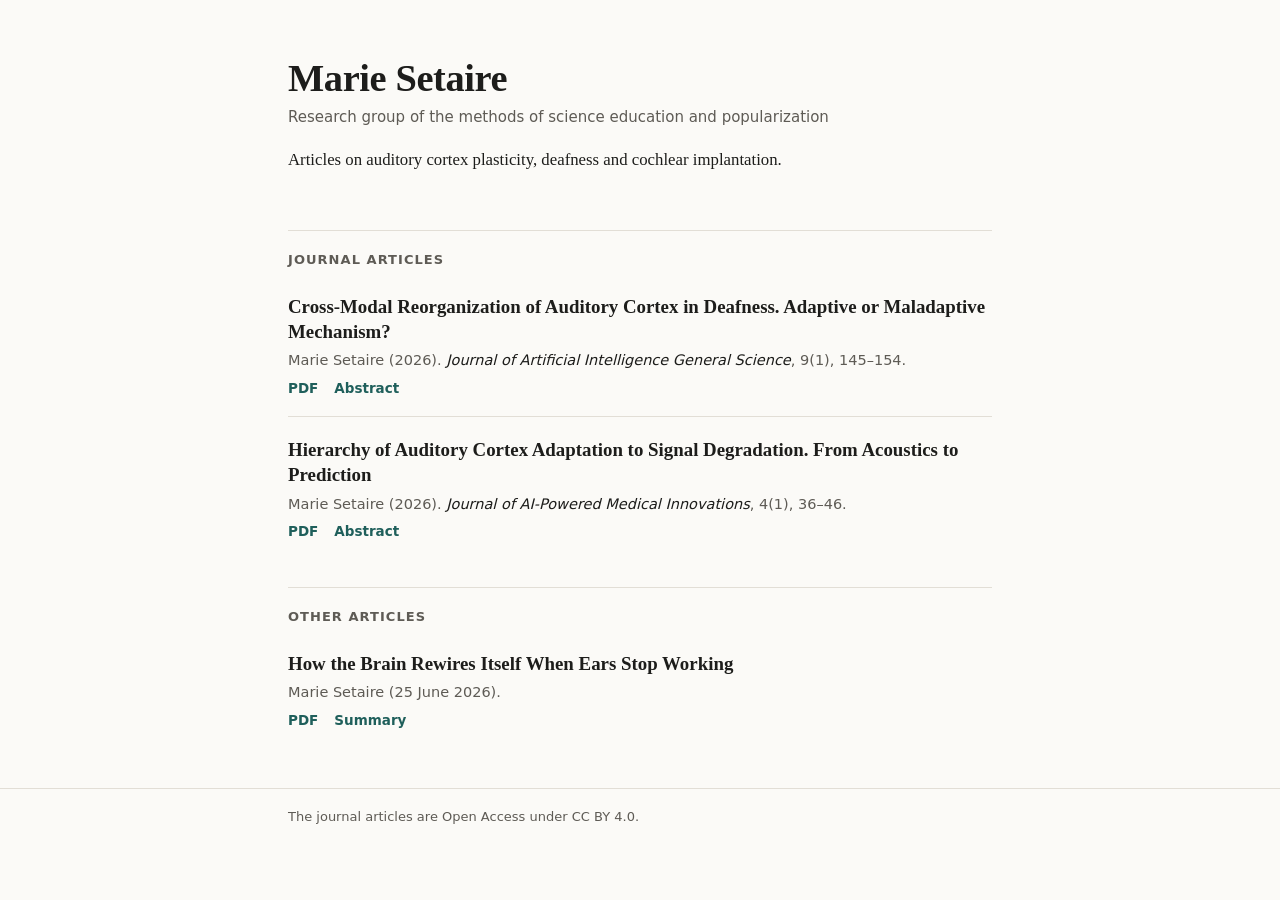
<file: index.html>
<!doctype html>
<html lang="en">
<head>
<meta charset="utf-8">
<meta name="viewport" content="width=device-width, initial-scale=1">
<title>Marie Setaire | Publications</title>
<meta name="description" content="Publications by Marie Setaire: Articles on auditory cortex plasticity, deafness and cochlear implantation.">
<link rel="canonical" href="https://mariesetaire.github.io/">
<link rel="stylesheet" href="style.css">
</head>
<body>
<main class="wrap">
<header class="intro">
<h1>Marie Setaire</h1>
<p class="affil">Research group of the methods of science education and popularization</p>
<p class="tagline">Articles on auditory cortex plasticity, deafness and cochlear implantation.</p>
</header>
<h2 class="section">Journal articles</h2>
<ol class="pubs">
<li>
<p class="pub-title"><a href="papers/setaire-2026-cross-modal-reorganization.html">Cross-Modal Reorganization of Auditory Cortex in Deafness. Adaptive or Maladaptive Mechanism?</a></p>
<p class="meta">Marie Setaire (2026). <em>Journal of Artificial Intelligence General Science</em>, 9(1), 145–154.</p>
<p class="links"><a href="papers/Setaire_2026_JAIGS_Cross-Modal_Reorganization.pdf">PDF</a><a href="papers/setaire-2026-cross-modal-reorganization.html">Abstract</a></p>
</li>
<li>
<p class="pub-title"><a href="papers/setaire-2026-hierarchy-auditory-cortex-adaptation.html">Hierarchy of Auditory Cortex Adaptation to Signal Degradation. From Acoustics to Prediction</a></p>
<p class="meta">Marie Setaire (2026). <em>Journal of AI-Powered Medical Innovations</em>, 4(1), 36–46.</p>
<p class="links"><a href="papers/Setaire_2026_JAPMI_Hierarchy_of_Auditory_Cortex_Adaptation.pdf">PDF</a><a href="papers/setaire-2026-hierarchy-auditory-cortex-adaptation.html">Abstract</a></p>
</li>
</ol>
<h2 class="section">Other articles</h2>
<ol class="pubs">
<li>
<p class="pub-title"><a href="papers/setaire-2026-how-the-brain-rewires-itself.html">How the Brain Rewires Itself When Ears Stop Working</a></p>
<p class="meta">Marie Setaire (25 June 2026).</p>
<p class="links"><a href="papers/Setaire_2026_How_the_Brain_Rewires_Itself.pdf">PDF</a><a href="papers/setaire-2026-how-the-brain-rewires-itself.html">Summary</a></p>
</li>
</ol>
</main>
<footer><div class="wrap">The journal articles are Open Access under CC BY 4.0.</div></footer>
</body>
</html>
</file>
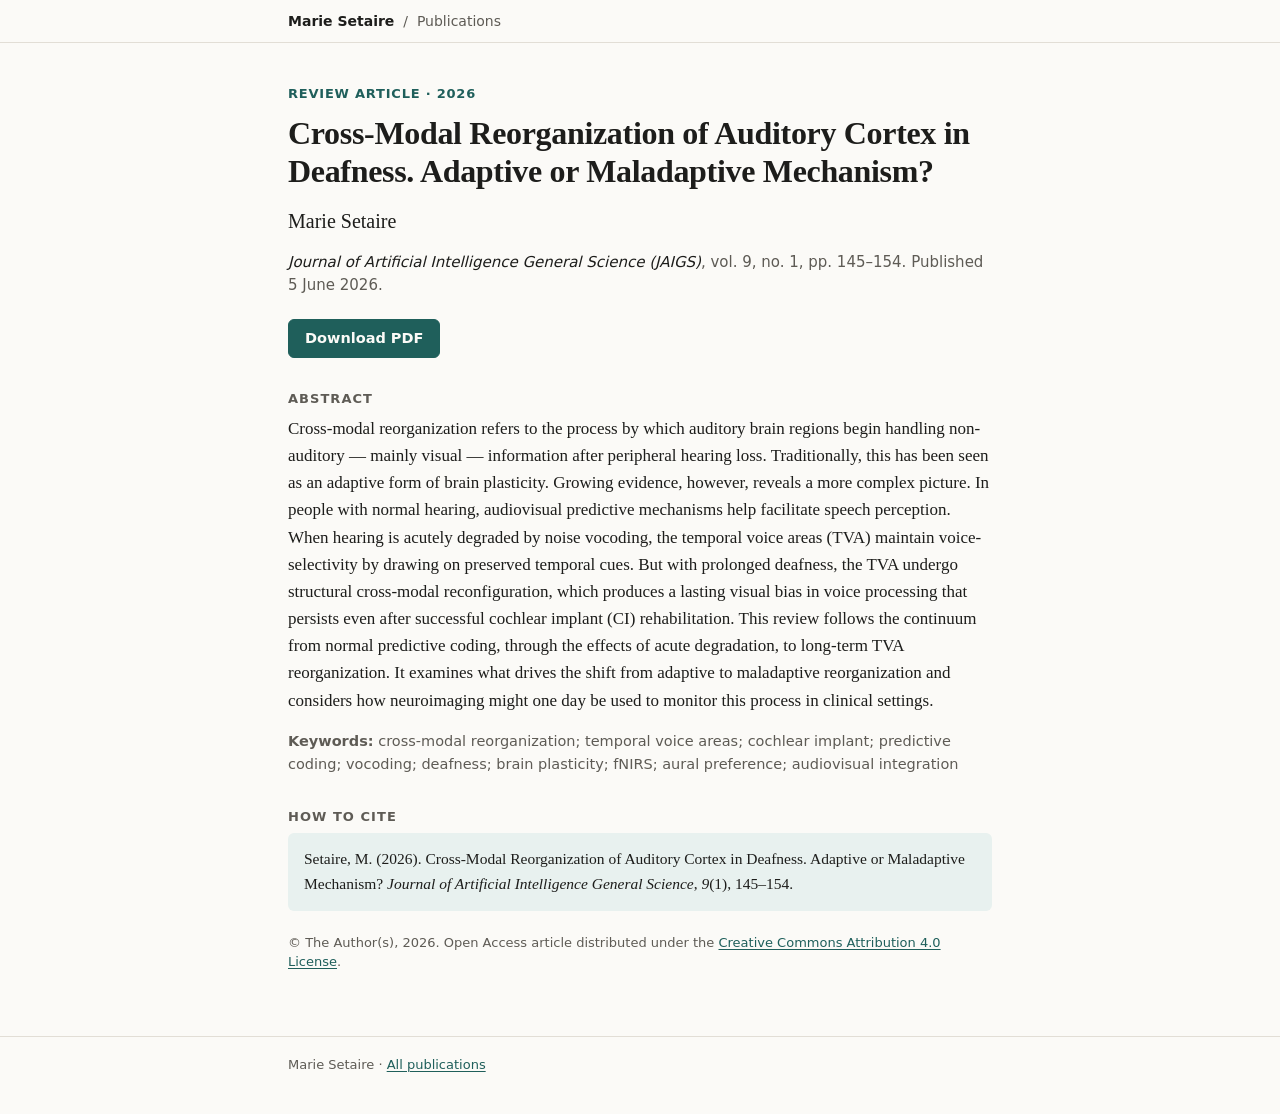
<file: papers/setaire-2026-cross-modal-reorganization.html>
<!doctype html>
<html lang="en">
<head>
<meta charset="utf-8">
<meta name="viewport" content="width=device-width, initial-scale=1">
<title>Cross-Modal Reorganization of Auditory Cortex in Deafness. Adaptive or Maladaptive Mechanism? | Marie Setaire</title>
<meta name="description" content="Cross-modal reorganization refers to the process by which auditory brain regions begin handling non-auditory — mainly visual — information after peripheral…">
<meta name="citation_title" content="Cross-Modal Reorganization of Auditory Cortex in Deafness. Adaptive or Maladaptive Mechanism?">
<meta name="citation_author" content="Setaire, Marie">
<meta name="citation_publication_date" content="2026/06/05">
<meta name="citation_journal_title" content="Journal of Artificial Intelligence General Science">
<meta name="citation_journal_abbrev" content="J. Artif. Intell. Gen. Sci.">
<meta name="citation_issn" content="3006-4023">
<meta name="citation_volume" content="9">
<meta name="citation_issue" content="1">
<meta name="citation_firstpage" content="145">
<meta name="citation_lastpage" content="154">
<meta name="citation_language" content="en">
<meta name="citation_keywords" content="cross-modal reorganization; temporal voice areas; cochlear implant; predictive coding; vocoding; deafness; brain plasticity; fNIRS; aural preference; audiovisual integration">
<meta name="citation_abstract_html_url" content="https://mariesetaire.github.io/papers/setaire-2026-cross-modal-reorganization.html">
<meta name="citation_pdf_url" content="https://mariesetaire.github.io/papers/Setaire_2026_JAIGS_Cross-Modal_Reorganization.pdf">
<meta name="DC.rights" content="CC BY 4.0">
<link rel="canonical" href="https://mariesetaire.github.io/papers/setaire-2026-cross-modal-reorganization.html">
<link rel="stylesheet" href="../style.css">
</head>
<body>
<div class="topbar"><div class="wrap"><a href="../index.html">Marie Setaire</a> <span>&nbsp;/&nbsp; Publications</span></div></div>
<main class="wrap">
<article>
<p class="kicker">Review article &middot; 2026</p>
<h1>Cross-Modal Reorganization of Auditory Cortex in Deafness. Adaptive or Maladaptive Mechanism?</h1>
<h3 class="authors">Marie Setaire</h3>
<p class="cite"><em>Journal of Artificial Intelligence General Science (JAIGS)</em>, vol. 9, no. 1, pp. 145–154. Published 5 June 2026.</p>
<div class="actions"><a class="btn primary" href="Setaire_2026_JAIGS_Cross-Modal_Reorganization.pdf">Download PDF</a></div>
<h2>Abstract</h2>
<p class="abstract">Cross-modal reorganization refers to the process by which auditory brain regions begin handling non-auditory — mainly visual — information after peripheral hearing loss. Traditionally, this has been seen as an adaptive form of brain plasticity. Growing evidence, however, reveals a more complex picture. In people with normal hearing, audiovisual predictive mechanisms help facilitate speech perception. When hearing is acutely degraded by noise vocoding, the temporal voice areas (TVA) maintain voice-selectivity by drawing on preserved temporal cues. But with prolonged deafness, the TVA undergo structural cross-modal reconfiguration, which produces a lasting visual bias in voice processing that persists even after successful cochlear implant (CI) rehabilitation. This review follows the continuum from normal predictive coding, through the effects of acute degradation, to long-term TVA reorganization. It examines what drives the shift from adaptive to maladaptive reorganization and considers how neuroimaging might one day be used to monitor this process in clinical settings.</p>
<p class="kw"><strong>Keywords:</strong> cross-modal reorganization; temporal voice areas; cochlear implant; predictive coding; vocoding; deafness; brain plasticity; fNIRS; aural preference; audiovisual integration</p>
<h2>How to cite</h2>
<p class="howto">Setaire, M. (2026). Cross-Modal Reorganization of Auditory Cortex in Deafness. Adaptive or Maladaptive Mechanism? <em>Journal of Artificial Intelligence General Science</em>, <em>9</em>(1), 145–154.</p>
<p class="license">&copy; The Author(s), 2026. Open Access article distributed under the
<a href="https://creativecommons.org/licenses/by/4.0/">Creative Commons Attribution 4.0 License</a>.</p>
</article>
</main>
<footer><div class="wrap">Marie Setaire &middot; <a href="../index.html">All publications</a></div></footer>
</body>
</html>
</file>
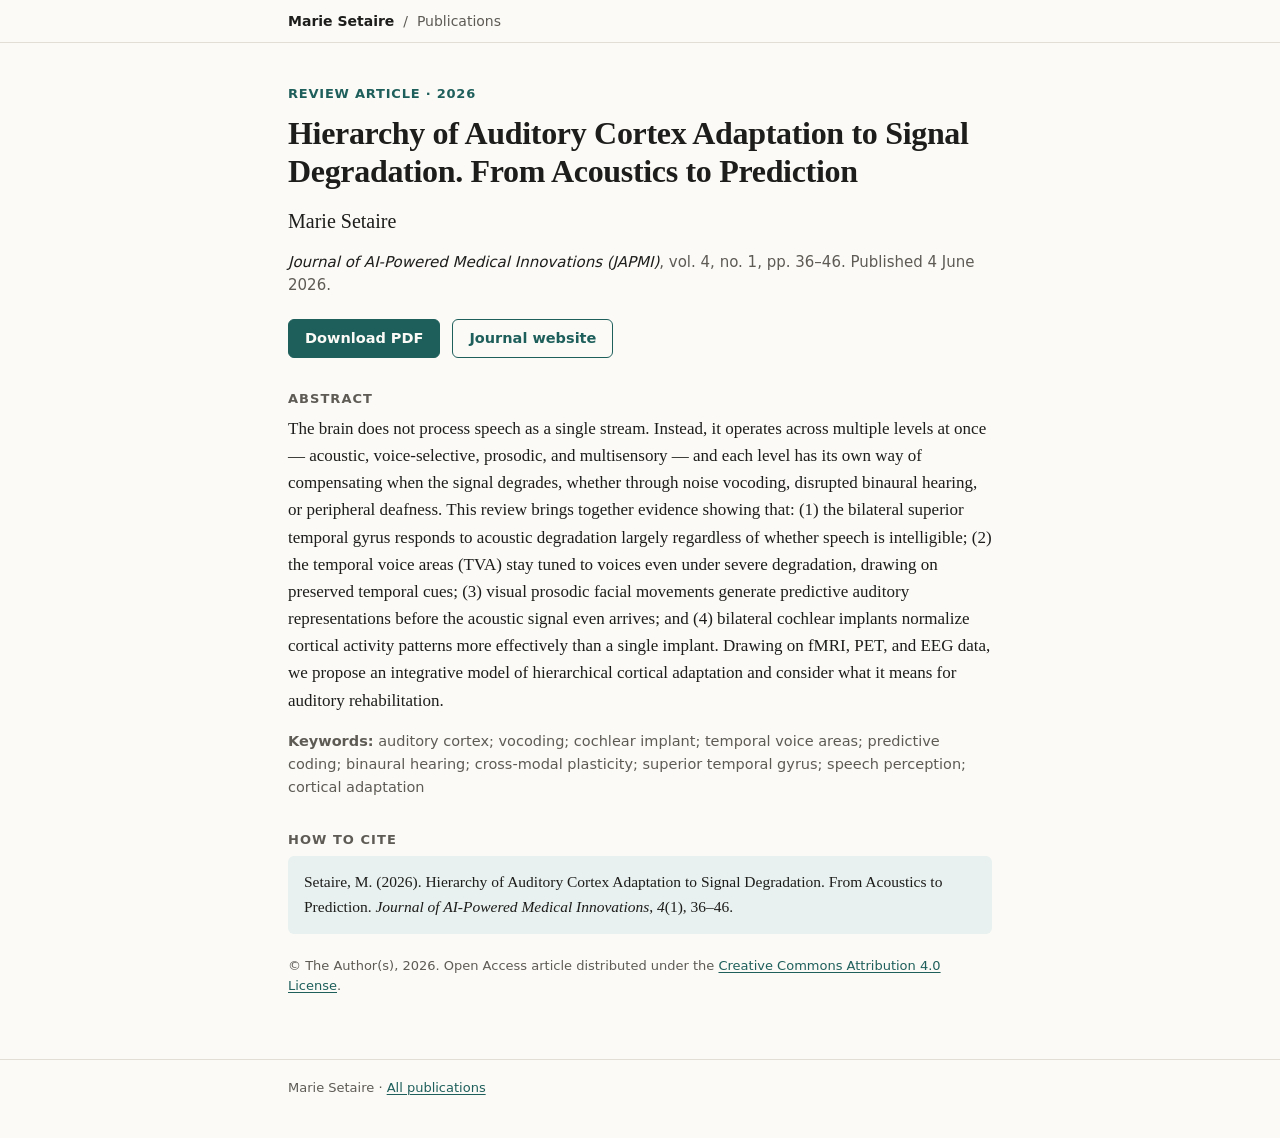
<file: papers/setaire-2026-hierarchy-auditory-cortex-adaptation.html>
<!doctype html>
<html lang="en">
<head>
<meta charset="utf-8">
<meta name="viewport" content="width=device-width, initial-scale=1">
<title>Hierarchy of Auditory Cortex Adaptation to Signal Degradation. From Acoustics to Prediction | Marie Setaire</title>
<meta name="description" content="The brain does not process speech as a single stream. Instead, it operates across multiple levels at once — acoustic, voice-selective, prosodic, and…">
<meta name="citation_title" content="Hierarchy of Auditory Cortex Adaptation to Signal Degradation. From Acoustics to Prediction">
<meta name="citation_author" content="Setaire, Marie">
<meta name="citation_publication_date" content="2026/06/04">
<meta name="citation_journal_title" content="Journal of AI-Powered Medical Innovations">
<meta name="citation_journal_abbrev" content="J. AI-Powered Med. Innov.">
<meta name="citation_issn" content="3078-1930">
<meta name="citation_volume" content="4">
<meta name="citation_issue" content="1">
<meta name="citation_firstpage" content="36">
<meta name="citation_lastpage" content="46">
<meta name="citation_language" content="en">
<meta name="citation_keywords" content="auditory cortex; vocoding; cochlear implant; temporal voice areas; predictive coding; binaural hearing; cross-modal plasticity; superior temporal gyrus; speech perception; cortical adaptation">
<meta name="citation_abstract_html_url" content="https://mariesetaire.github.io/papers/setaire-2026-hierarchy-auditory-cortex-adaptation.html">
<meta name="citation_pdf_url" content="https://mariesetaire.github.io/papers/Setaire_2026_JAPMI_Hierarchy_of_Auditory_Cortex_Adaptation.pdf">
<meta name="DC.rights" content="CC BY 4.0">
<link rel="canonical" href="https://mariesetaire.github.io/papers/setaire-2026-hierarchy-auditory-cortex-adaptation.html">
<link rel="stylesheet" href="../style.css">
</head>
<body>
<div class="topbar"><div class="wrap"><a href="../index.html">Marie Setaire</a> <span>&nbsp;/&nbsp; Publications</span></div></div>
<main class="wrap">
<article>
<p class="kicker">Review article &middot; 2026</p>
<h1>Hierarchy of Auditory Cortex Adaptation to Signal Degradation. From Acoustics to Prediction</h1>
<h3 class="authors">Marie Setaire</h3>
<p class="cite"><em>Journal of AI-Powered Medical Innovations (JAPMI)</em>, vol. 4, no. 1, pp. 36–46. Published 4 June 2026.</p>
<div class="actions"><a class="btn primary" href="Setaire_2026_JAPMI_Hierarchy_of_Auditory_Cortex_Adaptation.pdf">Download PDF</a><a class="btn secondary" href="https://japmi.org/">Journal website</a></div>
<h2>Abstract</h2>
<p class="abstract">The brain does not process speech as a single stream. Instead, it operates across multiple levels at once — acoustic, voice-selective, prosodic, and multisensory — and each level has its own way of compensating when the signal degrades, whether through noise vocoding, disrupted binaural hearing, or peripheral deafness. This review brings together evidence showing that: (1) the bilateral superior temporal gyrus responds to acoustic degradation largely regardless of whether speech is intelligible; (2) the temporal voice areas (TVA) stay tuned to voices even under severe degradation, drawing on preserved temporal cues; (3) visual prosodic facial movements generate predictive auditory representations before the acoustic signal even arrives; and (4) bilateral cochlear implants normalize cortical activity patterns more effectively than a single implant. Drawing on fMRI, PET, and EEG data, we propose an integrative model of hierarchical cortical adaptation and consider what it means for auditory rehabilitation.</p>
<p class="kw"><strong>Keywords:</strong> auditory cortex; vocoding; cochlear implant; temporal voice areas; predictive coding; binaural hearing; cross-modal plasticity; superior temporal gyrus; speech perception; cortical adaptation</p>
<h2>How to cite</h2>
<p class="howto">Setaire, M. (2026). Hierarchy of Auditory Cortex Adaptation to Signal Degradation. From Acoustics to Prediction. <em>Journal of AI-Powered Medical Innovations</em>, <em>4</em>(1), 36–46.</p>
<p class="license">&copy; The Author(s), 2026. Open Access article distributed under the
<a href="https://creativecommons.org/licenses/by/4.0/">Creative Commons Attribution 4.0 License</a>.</p>
</article>
</main>
<footer><div class="wrap">Marie Setaire &middot; <a href="../index.html">All publications</a></div></footer>
</body>
</html>
</file>
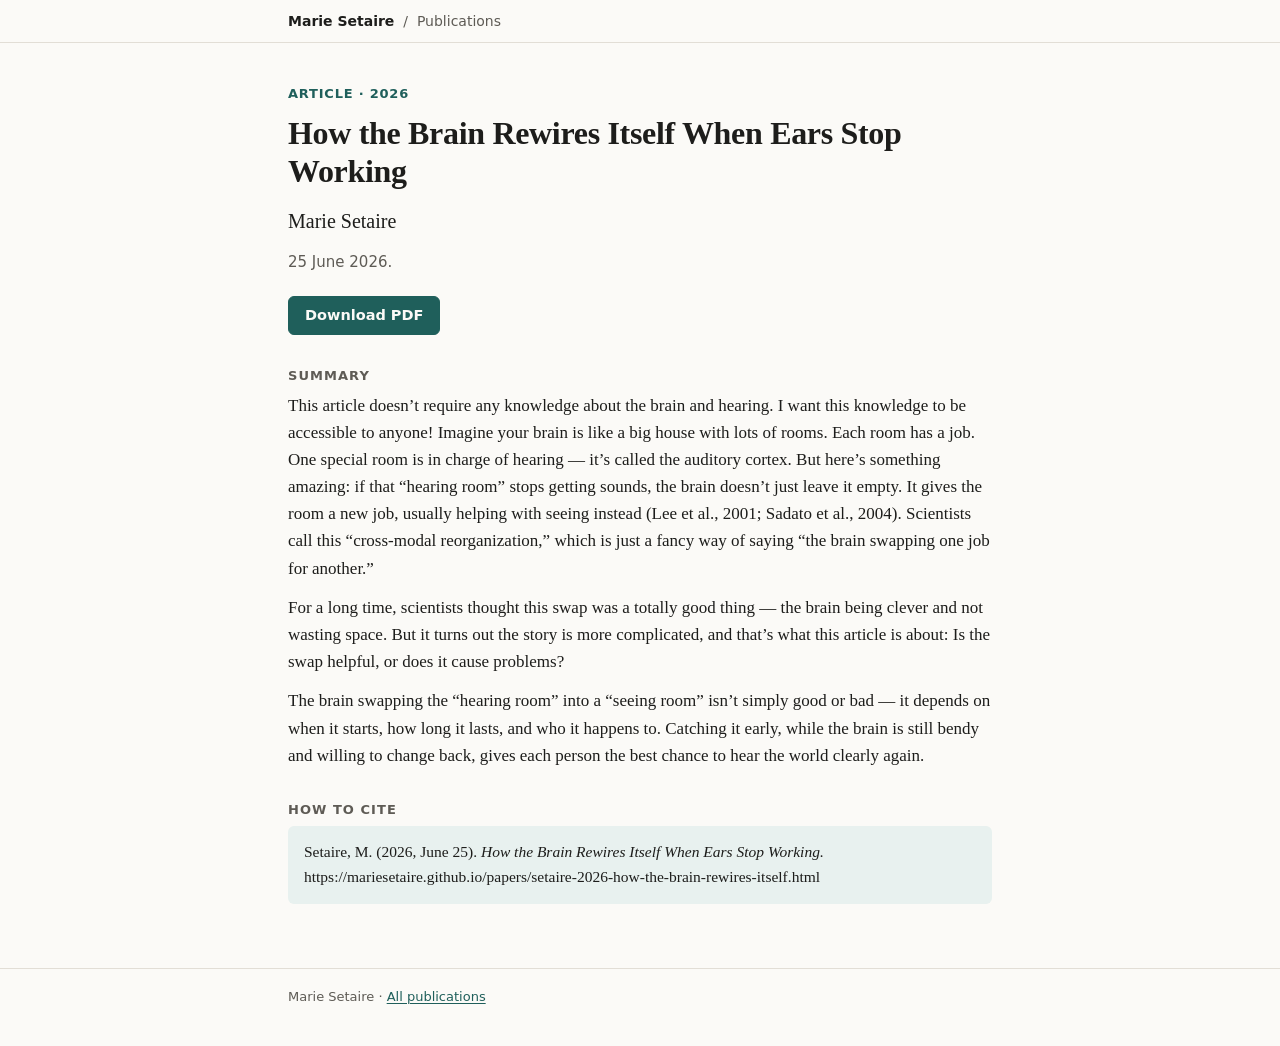
<file: papers/setaire-2026-how-the-brain-rewires-itself.html>
<!doctype html>
<html lang="en">
<head>
<meta charset="utf-8">
<meta name="viewport" content="width=device-width, initial-scale=1">
<title>How the Brain Rewires Itself When Ears Stop Working | Marie Setaire</title>
<meta name="description" content="This article doesn’t require any knowledge about the brain and hearing. I want this knowledge to be accessible to anyone! Imagine your brain is like a big…">
<meta name="citation_title" content="How the Brain Rewires Itself When Ears Stop Working">
<meta name="citation_author" content="Setaire, Marie">
<meta name="citation_publication_date" content="2026/06/25">
<meta name="citation_language" content="en">
<meta name="citation_abstract_html_url" content="https://mariesetaire.github.io/papers/setaire-2026-how-the-brain-rewires-itself.html">
<meta name="citation_pdf_url" content="https://mariesetaire.github.io/papers/Setaire_2026_How_the_Brain_Rewires_Itself.pdf">
<link rel="canonical" href="https://mariesetaire.github.io/papers/setaire-2026-how-the-brain-rewires-itself.html">
<link rel="stylesheet" href="../style.css">
</head>
<body>
<div class="topbar"><div class="wrap"><a href="../index.html">Marie Setaire</a> <span>&nbsp;/&nbsp; Publications</span></div></div>
<main class="wrap">
<article>
<p class="kicker">Article &middot; 2026</p>
<h1>How the Brain Rewires Itself When Ears Stop Working</h1>
<h3 class="authors">Marie Setaire</h3>
<p class="cite">25 June 2026.</p>
<div class="actions"><a class="btn primary" href="Setaire_2026_How_the_Brain_Rewires_Itself.pdf">Download PDF</a></div>
<h2>Summary</h2>
<p class="abstract">This article doesn’t require any knowledge about the brain and hearing. I want this knowledge to be accessible to anyone! Imagine your brain is like a big house with lots of rooms. Each room has a job. One special room is in charge of hearing — it’s called the auditory cortex. But here’s something amazing: if that “hearing room” stops getting sounds, the brain doesn’t just leave it empty. It gives the room a new job, usually helping with seeing instead (Lee et al., 2001; Sadato et al., 2004). Scientists call this “cross-modal reorganization,” which is just a fancy way of saying “the brain swapping one job for another.”</p>
<p class="abstract">For a long time, scientists thought this swap was a totally good thing — the brain being clever and not wasting space. But it turns out the story is more complicated, and that’s what this article is about: Is the swap helpful, or does it cause problems?</p>
<p class="abstract">The brain swapping the “hearing room” into a “seeing room” isn’t simply good or bad — it depends on when it starts, how long it lasts, and who it happens to. Catching it early, while the brain is still bendy and willing to change back, gives each person the best chance to hear the world clearly again.</p>

<h2>How to cite</h2>
<p class="howto">Setaire, M. (2026, June 25). <em>How the Brain Rewires Itself When Ears Stop Working.</em> https://mariesetaire.github.io/papers/setaire-2026-how-the-brain-rewires-itself.html</p>

</article>
</main>
<footer><div class="wrap">Marie Setaire &middot; <a href="../index.html">All publications</a></div></footer>
</body>
</html>
</file>
<file: style.css>
:root{--bg:#fbfaf7;--fg:#1d1d1b;--muted:#5e5b55;--rule:#e2ded6;--accent:#1f5f5b;--accent-bg:#e8f1ef;
--serif:"Iowan Old Style","Palatino Linotype",Palatino,"Book Antiqua",Georgia,serif;
--sans:system-ui,-apple-system,"Segoe UI",Roboto,"Helvetica Neue",Arial,sans-serif}
@media (prefers-color-scheme:dark){:root{--bg:#161615;--fg:#ecebe7;--muted:#a8a49c;--rule:#33322f;--accent:#86c7bf;--accent-bg:#1f2b2a}}
*{box-sizing:border-box}
html{-webkit-text-size-adjust:100%}
body{margin:0;background:var(--bg);color:var(--fg);font:17px/1.6 var(--serif)}
.wrap{max-width:46rem;margin:0 auto;padding:0 16px}
a{color:var(--accent);text-decoration-thickness:1px;text-underline-offset:2px}
.topbar{border-bottom:1px solid var(--rule);font:14px/1 var(--sans);padding:14px 0}
.topbar a{color:var(--fg);text-decoration:none;font-weight:600}
.topbar span{color:var(--muted)}
header.intro{padding:56px 0 28px}
header.intro h1{font-weight:600;font-size:2.4rem;line-height:1.15;margin:0 0 6px;letter-spacing:-.01em}
.affil{font:15px/1.5 var(--sans);color:var(--muted);margin:0}
.tagline{margin:18px 0 0;font-size:1.05rem}
h2.section{font:600 13px/1 var(--sans);letter-spacing:.08em;text-transform:uppercase;color:var(--muted);
border-top:1px solid var(--rule);padding-top:22px;margin:28px 0 8px}
ol.pubs{list-style:none;margin:0;padding:0}
ol.pubs li{padding:20px 0;border-bottom:1px solid var(--rule)}
ol.pubs li:last-child{border-bottom:0}
.pub-title{font-size:1.18rem;line-height:1.35;font-weight:600;margin:0 0 6px}
.pub-title a{color:var(--fg);text-decoration:none}
.pub-title a:hover{color:var(--accent);text-decoration:underline}
.meta{font:14.5px/1.5 var(--sans);color:var(--muted);margin:0}
.meta em{color:var(--fg)}
.links{margin:10px 0 0;font:600 13.5px/1 var(--sans);display:flex;gap:16px;flex-wrap:wrap}
.links a{text-decoration:none}
.links a:hover{text-decoration:underline}
article{padding:44px 0 24px}
.kicker{font:600 13px/1 var(--sans);letter-spacing:.06em;text-transform:uppercase;color:var(--accent);margin:0 0 14px}
article h1{font-weight:600;font-size:2rem;line-height:1.2;margin:0 0 14px;letter-spacing:-.01em}
article h3.authors{font-weight:400;font-size:1.25rem;margin:0}
.cite{font:15px/1.55 var(--sans);color:var(--muted);margin:14px 0 0}
.cite em{color:var(--fg)}
.actions{display:flex;gap:12px;flex-wrap:wrap;margin:22px 0 4px}
.btn{font:600 14.5px/1 var(--sans);padding:11px 16px;border-radius:6px;text-decoration:none;border:1px solid var(--accent)}
.btn.primary{background:var(--accent);color:var(--bg)}
.btn.secondary{color:var(--accent);background:transparent}
article h2{font:600 13px/1 var(--sans);letter-spacing:.08em;text-transform:uppercase;color:var(--muted);margin:34px 0 10px}
.abstract{margin:0 0 12px;text-align:left;hyphens:auto}
.kw{font:14.5px/1.6 var(--sans);color:var(--muted);margin:16px 0 0}
.howto{background:var(--accent-bg);border-radius:6px;padding:14px 16px;margin:0;font-size:15.5px}
.license{font:13px/1.5 var(--sans);color:var(--muted);margin:22px 0 0}
footer{border-top:1px solid var(--rule);margin-top:40px;padding:18px 0 40px;font:13px/1.5 var(--sans);color:var(--muted)}
@media (max-width:520px){body{font-size:16px}header.intro{padding-top:36px}header.intro h1{font-size:2rem}article h1{font-size:1.6rem}}
</file>
